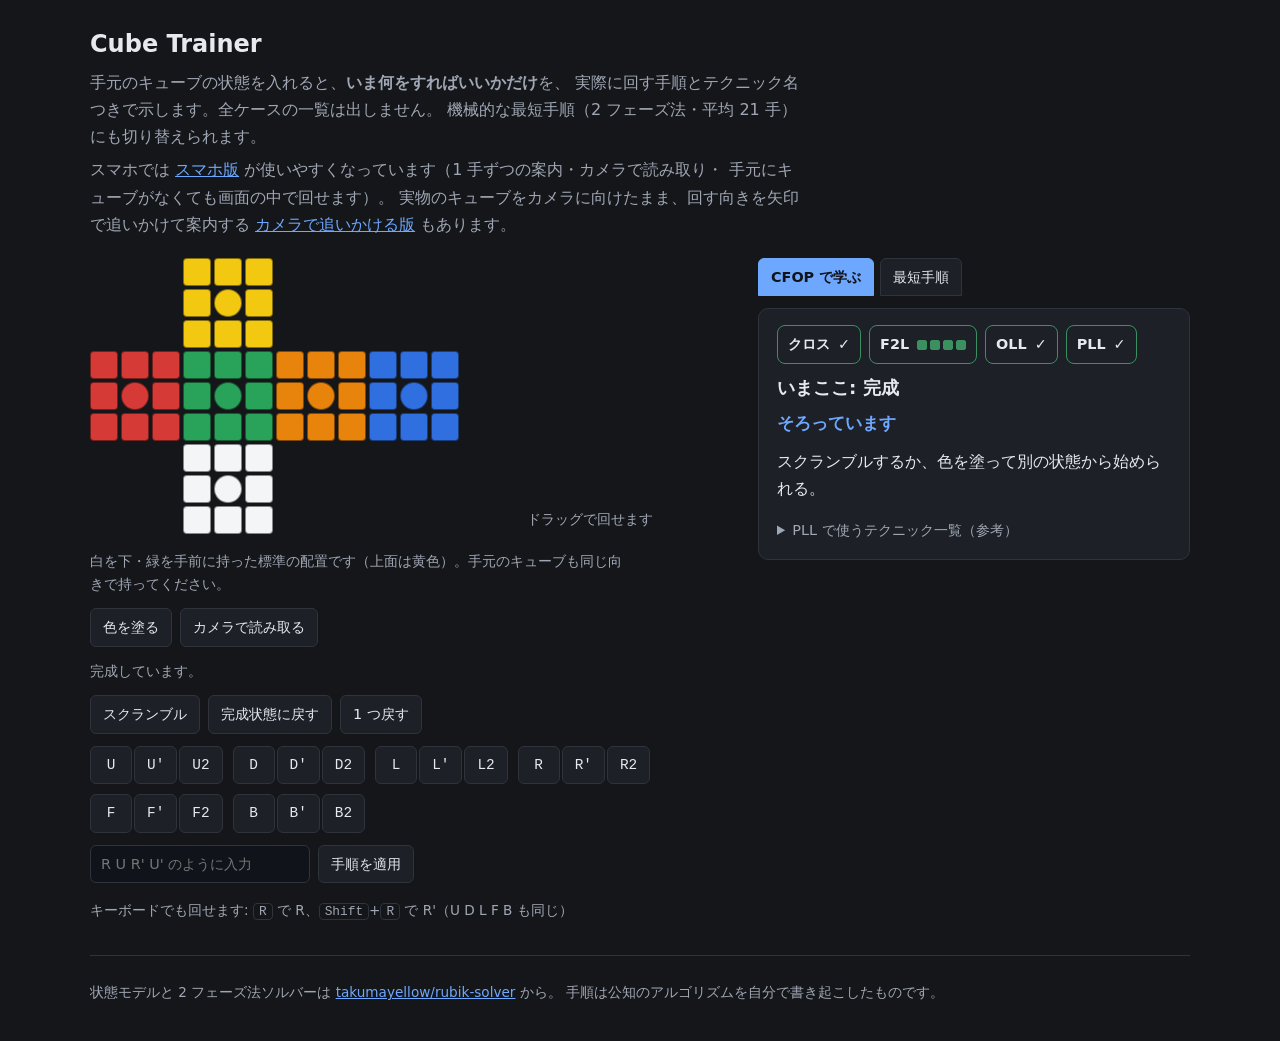
<file: index.html>
<!DOCTYPE html>
<html lang="ja">
<head>
<meta charset="UTF-8">
<meta name="viewport" content="width=device-width, initial-scale=1.0">
<title>Cube Trainer — 今どのフェーズで、次に何をするか</title>
<link rel="stylesheet" href="css/style.css">
</head>
<body>

<header>
  <h1>Cube Trainer</h1>
  <p class="lead">
    手元のキューブの状態を入れると、<strong>いま何をすればいいかだけ</strong>を、
    実際に回す手順とテクニック名つきで示します。全ケースの一覧は出しません。
    機械的な最短手順（2 フェーズ法・平均 21 手）にも切り替えられます。
  </p>
  <p class="lead lead-more">
    スマホでは <a href="app.html">スマホ版</a> が使いやすくなっています（1 手ずつの案内・カメラで読み取り・
    手元にキューブがなくても画面の中で回せます）。
    実物のキューブをカメラに向けたまま、回す向きを矢印で追いかけて案内する
    <a href="live.html">カメラで追いかける版</a> もあります。
  </p>
</header>

<main>
  <section class="col-cube">
    <div class="views">
      <div id="net" class="net"></div>
      <div class="view3d-wrap">
        <div id="view3d"></div>
        <p class="hint">ドラッグで回せます</p>
      </div>
    </div>
    <p class="hint">白を下・緑を手前に持った標準の配置です（上面は黄色）。手元のキューブも同じ向きで持ってください。</p>

    <div class="row" id="paint-row">
      <button id="edit-toggle" class="toggle">色を塗る</button>
      <button id="camera-toggle" class="toggle">カメラで読み取る</button>
      <div id="palette" class="palette" hidden></div>
    </div>
    <p id="paint-hint" class="hint" hidden>塗りたい色を選んでから、展開図のマスをクリックしてください。中心の色は面の基準なので変更できません。</p>

    <section id="camera" class="camera" hidden></section>
    <p id="scan-note" class="hint" hidden></p>

    <p id="status" class="status"></p>

    <div class="row">
      <button id="scramble">スクランブル</button>
      <button id="reset">完成状態に戻す</button>
      <button id="undo">1 つ戻す</button>
    </div>

    <div id="moves" class="moves"></div>

    <div class="row">
      <input id="seq" type="text" placeholder="R U R' U' のように入力" autocomplete="off">
      <button id="apply-seq">手順を適用</button>
    </div>
    <p id="seq-error" class="error" hidden></p>
    <p class="hint kbd-hint">キーボードでも回せます: <kbd>R</kbd> で R、<kbd>Shift</kbd>+<kbd>R</kbd> で R'（U D L F B も同じ）</p>
  </section>

  <section class="col-panel">
    <div class="tabs">
      <button id="tab-cfop" class="tab active">CFOP で学ぶ</button>
      <button id="tab-shortest" class="tab">最短手順</button>
    </div>
    <div id="panel" class="panel"></div>
  </section>
</main>

<footer>
  <p>
    状態モデルと 2 フェーズ法ソルバーは
    <a href="https://github.com/takumayellow/rubik-solver">takumayellow/rubik-solver</a> から。
    手順は公知のアルゴリズムを自分で書き起こしたものです。
  </p>
</footer>

<script src="js/cube.js"></script>
<script src="js/cubie.js"></script>
<script src="js/two-phase.js"></script>
<script src="js/cfop.js"></script>
<script src="js/search.js"></script>
<script src="js/algs.js"></script>
<script src="js/step.js"></script>
<script src="js/glossary.js"></script>
<script src="js/net.js"></script>
<script src="js/cube3d.js"></script>
<script src="js/resolve.js"></script>
<script src="js/scan.js"></script>
<script src="js/camera.js"></script>
<script src="js/move-words.js"></script>
<script src="js/app.js"></script>
</body>
</html>
</file>
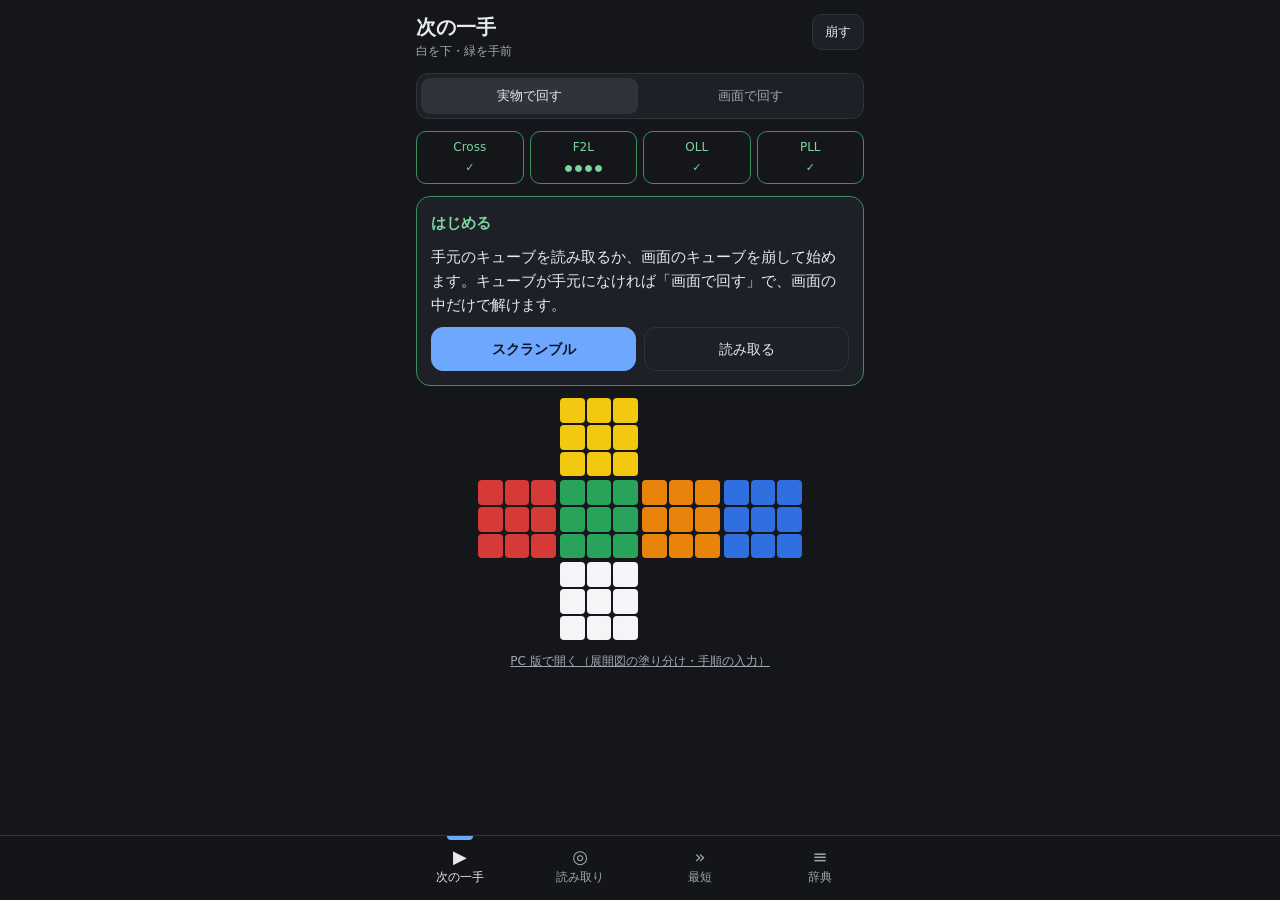
<file: app.html>
<!DOCTYPE html>
<html lang="ja">
<head>
<meta charset="UTF-8">
<meta name="viewport" content="width=device-width, initial-scale=1.0, viewport-fit=cover">
<meta name="theme-color" content="#14161a">
<title>Cube Trainer — 1 手ずつ案内（スマホ版）</title>
<link rel="stylesheet" href="css/app.css">
</head>
<body>
<div class="app">
  <main id="screen" class="screen"></main>
</div>

<footer class="tabbar">
  <nav aria-label="画面の切り替え">
    <button type="button" data-tab="coach" id="tab-coach"><span class="ico" aria-hidden="true">▶</span>次の一手</button>
    <button type="button" data-tab="scan" id="tab-scan"><span class="ico" aria-hidden="true">◎</span>読み取り</button>
    <button type="button" data-tab="short" id="tab-short"><span class="ico" aria-hidden="true">»</span>最短</button>
    <button type="button" data-tab="gloss" id="tab-gloss"><span class="ico" aria-hidden="true">≡</span>辞典</button>
  </nav>
</footer>

<script src="js/cube.js"></script>
<script src="js/cubie.js"></script>
<script src="js/two-phase.js"></script>
<script src="js/cfop.js"></script>
<script src="js/search.js"></script>
<script src="js/algs.js"></script>
<script src="js/step.js"></script>
<script src="js/glossary.js"></script>
<script src="js/net.js"></script>
<script src="js/cube3d.js"></script>
<script src="js/resolve.js"></script>
<script src="js/scan.js"></script>
<script src="js/camera.js"></script>
<script src="js/move-words.js"></script>
<script src="js/mobile/store.js"></script>
<script src="js/mobile/ui.js"></script>
<script src="js/mobile/coach.js"></script>
<script src="js/mobile/scanner.js"></script>
<script src="js/mobile/shortest.js"></script>
<script src="js/mobile/dictionary.js"></script>
<script src="js/mobile/main.js"></script>
</body>
</html>
</file>
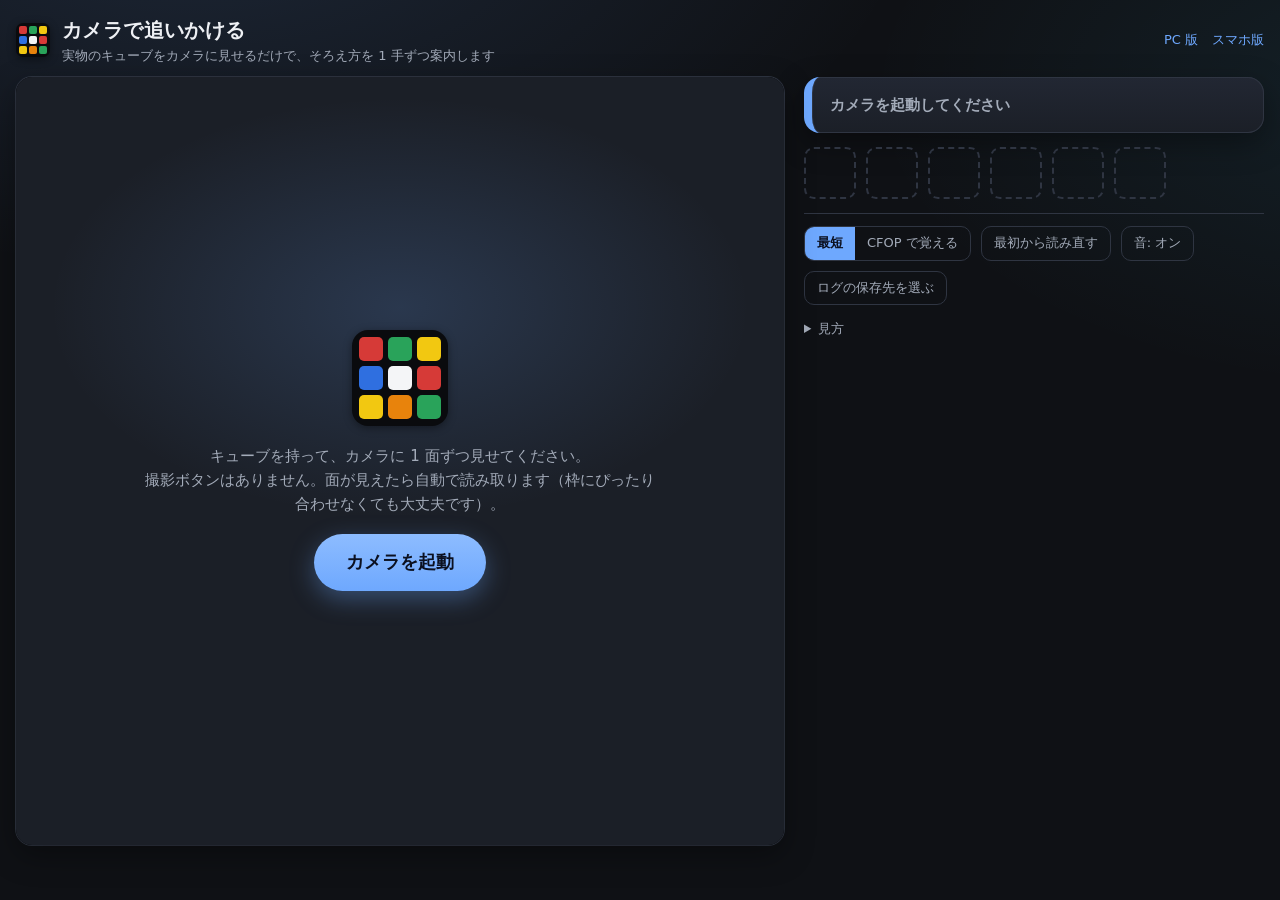
<file: live.html>
<!DOCTYPE html>
<html lang="ja">
<head>
<meta charset="UTF-8">
<meta name="viewport" content="width=device-width, initial-scale=1.0, viewport-fit=cover">
<meta name="theme-color" content="#14161a">
<title>Cube Trainer — カメラで追いかける</title>
<link rel="stylesheet" href="css/live.css">
</head>
<body>
<header class="top">
  <div class="brand">
    <span class="logo" aria-hidden="true"><i></i><i></i><i></i><i></i><i></i><i></i><i></i><i></i><i></i></span>
    <div>
      <h1>カメラで追いかける</h1>
      <p class="sub">実物のキューブをカメラに見せるだけで、そろえ方を 1 手ずつ案内します</p>
    </div>
  </div>
  <nav class="links" aria-label="ほかのページ">
    <a href="index.html">PC 版</a>
    <a href="app.html">スマホ版</a>
  </nav>
</header>

<main class="live">
  <section class="stage" id="stage">
    <video id="video" playsinline muted autoplay></video>
    <canvas id="overlay" width="720" height="720" aria-hidden="true"></canvas>
    <div class="start" id="start">
      <span class="logo big" aria-hidden="true"><i></i><i></i><i></i><i></i><i></i><i></i><i></i><i></i><i></i></span>
      <p>キューブを持って、カメラに 1 面ずつ見せてください。<br>撮影ボタンはありません。面が見えたら自動で読み取ります（枠にぴったり合わせなくても大丈夫です）。</p>
      <button type="button" id="open">カメラを起動</button>
      <p class="err" id="err" hidden></p>
    </div>
  </section>

  <section class="panel">
    <div class="status">
      <p class="note" id="note" data-kind="start">カメラを起動してください</p>
      <p class="say" id="say"></p>
    </div>
    <div class="progress">
      <span id="left"></span>
      <div class="bar" id="bar" hidden aria-hidden="true"><i id="bar-fill"></i></div>
    </div>
    <section class="learn" id="learn" hidden aria-label="CFOP の手順と回転記号">
      <ol class="stages" id="stages"></ol>
      <p class="stage-does" id="stage-does"></p>
      <div class="job">
        <h2 id="job-title"></h2>
        <p id="job-goal"></p>
        <p class="dim" id="job-why"></p>
        <p class="tech" id="job-name" hidden></p>
      </div>
      <ol class="seq" id="seq" aria-label="この段階の手順（回転記号）"></ol>
      <p class="dim" id="trig" hidden></p>
      <div class="now-move" id="now-move" hidden>
        <span class="big" id="mv-notation"></span>
        <div>
          <p id="mv-face"></p>
          <p id="mv-turn"></p>
          <p class="dim" id="mv-words"></p>
        </div>
      </div>
      <details class="help">
        <summary>回転記号の読み方</summary>
        <p id="rule"></p>
        <p id="grip"></p>
      </details>
    </section>
    <section class="learn recap" id="recap" hidden aria-label="今日やったこと">
      <h2>今日やったこと</h2>
      <p id="recap-turns"></p>
      <p id="recap-stages"></p>
      <p class="dim" id="recap-moves"></p>
    </section>
    <ol class="chips" id="chips" aria-label="読み取った面（タップで撮り直し）"></ol>
    <button type="button" id="force" class="ghost" hidden>違う面です。読み取ってください</button>
    <div class="meta">
      <div class="mode" role="group" aria-label="進め方">
        <button type="button" data-mode="shortest" aria-pressed="true">最短</button>
        <button type="button" data-mode="steps" aria-pressed="false">CFOP で覚える</button>
      </div>
      <button type="button" id="again" class="ghost">最初から読み直す</button>
      <button type="button" id="sound" class="ghost" aria-pressed="true">音: オン</button>
      <button type="button" id="log" class="ghost" aria-pressed="false">ログの保存先を選ぶ</button>
    </div>
    <details class="help">
      <summary>見方</summary>
      <ul>
        <li><span class="sw layer"></span>黄色の矢印: 黄色く塗られた列（1 列だけのことも、面全体のこともあります）を矢印の向きに回す。太い矢印はカメラに向いた側の動き、点線で回り込む細い矢印はその裏側の動きです。矢じりが 2 つで「180°」の札が付いていたら半回転。迷ったら文字の案内（あなたから見た向き）に従ってください。</li>
        <li><span class="sw whole"></span>水色の矢印: 面全体が水色に塗られたら、キューブ全体を矢印の向きに回して別の面をカメラに向ける。「180°」の札なら上下をひっくり返す。</li>
        <li>「最短」は矢印だけで最短手順を案内します。「CFOP で覚える」は、矢印に加えて回転記号と CFOP の段階の説明を出し、解きながら覚えられるようにします。</li>
        <li>回せたら映像の縁が緑に、予定と違う手なら赤に光ります（音も鳴ります）。</li>
        <li>違う手を回しても大丈夫です。まずその手を戻すよう案内し、ずれが大きいときはそこからの最短手順に切り替えます。</li>
        <li>キューブが 1 分映らないと、次の人のために最初に戻ります。</li>
        <li>「ログの保存先を選ぶ」でフォルダを選ぶと、カメラが読んだ内容と案内の記録をそこへ <code>live-日付.jsonl</code> として書き足します（映像そのものは残しません）。選ぶまではこのブラウザの中に取っておき、選んだときにまとめて書きます。</li>
      </ul>
    </details>
  </section>
</main>

<script src="js/cube.js"></script>
<script src="js/cubie.js"></script>
<script src="js/two-phase.js"></script>
<script src="js/cfop.js"></script>
<script src="js/search.js"></script>
<script src="js/algs.js"></script>
<script src="js/step.js"></script>
<script src="js/resolve.js"></script>
<script src="js/scan.js"></script>
<script src="js/camera.js"></script>
<script src="js/move-words.js"></script>
<script src="js/track.js"></script>
<script src="js/live/view.js"></script>
<script src="js/live/overlay.js"></script>
<script src="js/live/reader.js"></script>
<script src="js/live/policy.js"></script>
<script src="js/live/learn.js"></script>
<script src="js/live/trace.js"></script>
<script src="js/live/main.js"></script>
</body>
</html>
</file>
<file: css/style.css>
:root {
  --s: 28px;              /* sticker size */
  --gap: 3px;
  --bg: #14161a;
  --card: #1d2026;
  --line: #2e333c;
  --fg: #e7e9ee;
  --dim: #a0a7b4;
  --accent: #6ea8fe;
  --c-W: #f4f5f7;
  --c-Y: #f2c811;
  --c-G: #29a35a;
  --c-B: #2f6fe0;
  --c-O: #e8830c;
  --c-R: #d63a37;
}

* { box-sizing: border-box; }

body {
  margin: 0;
  padding: 24px;
  background: var(--bg);
  color: var(--fg);
  font-family: "Hiragino Kaku Gothic ProN", "Yu Gothic", Meiryo, system-ui, sans-serif;
  line-height: 1.7;
}

h1 { font-size: 1.5rem; margin: 0 0 4px; }
h2 { font-size: 1.15rem; margin: 20px 0 6px; }
h3 { font-size: 1rem; margin: 18px 0 6px; color: var(--dim); }

header { max-width: 1100px; margin: 0 auto 20px; }
.lead { margin: 0; color: var(--dim); max-width: 70ch; }
.lead-more { margin-top: 6px; }
.move-words .move { margin-right: 4px; }

main {
  max-width: 1100px;
  margin: 0 auto;
  display: grid;
  /* Both tracks are bounded on purpose. minmax(0, …) stops a wide table inside
     the panel from pushing the column off the page, and the cap on the left
     column makes the 18 move buttons wrap rather than eat the panel's width —
     between them, that is what stopped the text running off the edge. */
  grid-template-columns: minmax(0, 640px) minmax(340px, 1fr);
  gap: 28px;
  align-items: start;
}
.col-cube, .col-panel { min-width: 0; }

footer {
  max-width: 1100px;
  margin: 32px auto 0;
  color: var(--dim);
  font-size: 0.85rem;
  border-top: 1px solid var(--line);
  padding-top: 12px;
}
footer a, .lead a { color: var(--accent); }

/* ── the unfolded cube ───────────────────────────────────────────────────── */

.net {
  display: grid;
  grid-template-columns: repeat(12, var(--s));
  grid-template-rows: repeat(9, var(--s));
  gap: var(--gap);
  width: max-content;
}

.sticker {
  border-radius: 4px;
  background: #333;
  border: 1px solid rgba(0, 0, 0, 0.45);
}

.c-W { background: var(--c-W); }
.c-Y { background: var(--c-Y); }
.c-G { background: var(--c-G); }
.c-B { background: var(--c-B); }
.c-O { background: var(--c-O); }
.c-R { background: var(--c-R); }

.net .centre { border-radius: 50%; }
.net .hl {
  outline: 3px solid #fff;
  outline-offset: -1px;
  box-shadow: 0 0 0 3px rgba(110, 168, 254, 0.9);
  z-index: 1;
}
.net.paintable .sticker:not(.centre) { cursor: pointer; }

/* ── the same cube, stood up ─────────────────────────────────────────────── */

.views { display: flex; gap: 20px; align-items: flex-start; flex-wrap: wrap; }
.view3d-wrap { display: grid; gap: 4px; justify-items: center; }

.cube3d {
  perspective: 900px;
  touch-action: none;                /* dragging turns the cube, not the page */
  cursor: grab;
  padding: 36px 26px;                /* a turned cube reaches past its own box */
}
.cube3d.dragging { cursor: grabbing; }

.cube3d .scene {
  width: var(--cube-size);
  height: var(--cube-size);
  perspective: 900px;
}
.cube3d .cube-body {
  position: relative;
  width: 100%;
  height: 100%;
  transform-style: preserve-3d;
  transition: transform 120ms ease-out;
}
.cube3d.dragging .cube-body { transition: none; }

.cube3d .cube-face {
  position: absolute;
  inset: 0;
  display: grid;
  grid-template-columns: repeat(3, 1fr);
  grid-template-rows: repeat(3, 1fr);
  gap: 2px;
  padding: 2px;
  background: #0d0f13;
  border-radius: 4px;
  backface-visibility: hidden;
}
.cube3d .sticker { border: none; border-radius: 3px; }
.cube3d .sticker.hl { outline: 2px solid #fff; outline-offset: -2px; box-shadow: none; }

/* ── controls ────────────────────────────────────────────────────────────── */

.col-cube { display: grid; gap: 12px; justify-items: start; }

.row { display: flex; gap: 8px; align-items: center; flex-wrap: wrap; }

button {
  background: var(--card);
  color: var(--fg);
  border: 1px solid var(--line);
  border-radius: 6px;
  padding: 6px 12px;
  font: inherit;
  font-size: 0.9rem;
  cursor: pointer;
}
button:hover:not(:disabled) { border-color: var(--accent); }
button:disabled { opacity: 0.4; cursor: default; }
button.primary { background: var(--accent); color: #10131a; border-color: var(--accent); font-weight: 700; }
button.toggle.on { border-color: var(--accent); color: var(--accent); }

.palette { display: flex; gap: 6px; }
/* display: … would otherwise beat the hidden attribute and show these anyway */
.palette[hidden], .camera[hidden] { display: none; }
.swatch {
  width: 30px; height: 30px; padding: 0;
  border-radius: 6px;
  border: 2px solid transparent;
}
.swatch.picked { border-color: #fff; box-shadow: 0 0 0 2px var(--accent); }

.moves { display: flex; gap: 10px; flex-wrap: wrap; }
.move-group { display: flex; gap: 2px; }
.move-btn { min-width: 42px; font-family: ui-monospace, SFMono-Regular, Menlo, monospace; }

input[type=text] {
  background: #10131a;
  color: var(--fg);
  border: 1px solid var(--line);
  border-radius: 6px;
  padding: 6px 10px;
  font: inherit;
  font-size: 0.9rem;
  min-width: 220px;
}

.status { margin: 0; font-size: 0.9rem; }
.status.ok { color: var(--dim); }
.status.ng { color: #ff8f8f; }
.hint, .note { margin: 4px 0 0; color: var(--dim); font-size: 0.85rem; max-width: 62ch; }
.error { color: #ff8f8f; font-size: 0.9rem; margin: 4px 0 0; }
kbd {
  padding: 0 5px;
  border: 1px solid var(--line);
  border-radius: 4px;
  font-family: ui-monospace, SFMono-Regular, Menlo, monospace;
  font-size: 0.8rem;
}
/* Only a device with a keyboard can use the keys. */
@media (hover: none) and (pointer: coarse) { .kbd-hint { display: none; } }

/* ── reading the cube with the camera ────────────────────────────────────── */

.camera {
  background: var(--card);
  border: 1px solid var(--line);
  border-radius: 10px;
  padding: 12px 14px;
  display: grid;
  gap: 8px;
  justify-items: start;
  width: min(100%, 420px);
}
.cam-title { margin: 0; font-weight: 700; }
.camera .hint { margin: 0; }
.cam-progress { margin: 0; color: var(--dim); font-size: 0.85rem; }

/* Square box + object-fit: cover, so what is on screen is exactly the centred
   square of the frame — the same square the colours are read from. */
.cam-stage {
  position: relative;
  width: min(100%, 420px);
  aspect-ratio: 1 / 1;
  background: #000;
  border-radius: 8px;
  overflow: hidden;
}
.cam-stage video { width: 100%; height: 100%; object-fit: cover; display: block; }
.cam-stage.off { display: none; }

.cam-guide {
  position: absolute;
  left: 50%;
  top: 50%;
  transform: translate(-50%, -50%);
  display: grid;
  grid-template-columns: repeat(3, 1fr);
  grid-template-rows: repeat(3, 1fr);
  pointer-events: none;
}
.cam-cell { border: 1px solid rgba(255, 255, 255, 0.85); display: grid; place-items: center; }
/* What would be read right now: a dot of the sampled colour in each cell. */
.cam-dot { width: 22%; aspect-ratio: 1 / 1; border-radius: 50%; border: 2px solid rgba(0, 0, 0, 0.6); }
.cam-dot:not([style]) { display: none; }
/* A camera facing the user is shown as a mirror; the guide is symmetric. */
.cam-stage.mirror video, .cam.mirror video { transform: scaleX(-1); }

/* ── the panel ───────────────────────────────────────────────────────────── */

.tabs { display: flex; gap: 6px; margin-bottom: 12px; }
.tab { border-radius: 6px 6px 0 0; }
.tab.active { background: var(--accent); color: #10131a; border-color: var(--accent); font-weight: 700; }

.panel {
  background: var(--card);
  border: 1px solid var(--line);
  border-radius: 10px;
  padding: 16px 18px;
  overflow-wrap: anywhere;
}
.panel h2 { margin-top: 8px; }
.advice { margin: 6px 0 0; max-width: 64ch; }

/* the one line that says what this step is for */
.goal {
  margin: 2px 0 10px;
  font-size: 1.05rem;
  font-weight: 700;
  color: var(--accent);
}

.technique {
  margin-top: 14px;
  border: 1px solid var(--line);
  border-left: 3px solid var(--accent);
  border-radius: 8px;
  padding: 8px 12px;
  background: rgba(110, 168, 254, 0.07);
}
.technique-head { display: flex; gap: 8px; align-items: baseline; flex-wrap: wrap; }
.technique .advice { margin-top: 2px; font-size: 0.92rem; }

details { margin-top: 16px; }
summary { cursor: pointer; color: var(--dim); font-size: 0.9rem; }

.progress { display: flex; gap: 8px; flex-wrap: wrap; }
.stage {
  border: 1px solid var(--line);
  border-radius: 8px;
  padding: 6px 10px;
  display: flex;
  align-items: center;
  gap: 8px;
  font-size: 0.9rem;
  color: var(--dim);
}
.stage.done { color: var(--fg); border-color: #3c8f5f; }
.stage.current { border-color: var(--accent); color: var(--fg); box-shadow: 0 0 0 1px var(--accent); }
.stage-name { font-weight: 700; }
.slot-dots { display: flex; gap: 3px; }
.dot {
  width: 10px; height: 10px;
  border-radius: 2px;
  border: 1px solid var(--dim);
}
.dot.filled { background: #3c8f5f; border-color: #3c8f5f; }

table.grid {
  width: 100%;
  table-layout: fixed;          /* a 14-move algorithm wraps instead of widening */
  border-collapse: collapse;
  font-size: 0.87rem;
  margin-top: 4px;
}
table.grid th, table.grid td {
  border: 1px solid var(--line);
  padding: 6px 8px;
  text-align: left;
  vertical-align: top;
  overflow-wrap: anywhere;
}
table.grid th { color: var(--dim); font-weight: 600; }
table.grid tr.target td { background: rgba(110, 168, 254, 0.12); }
table.grid tr.muted td { color: var(--dim); }
td.alg { font-family: ui-monospace, SFMono-Regular, Menlo, monospace; }
.jp { color: var(--dim); font-size: 0.8rem; }

.alg-list { display: flex; flex-wrap: wrap; gap: 4px; margin: 8px 0; }
.move {
  font-family: ui-monospace, SFMono-Regular, Menlo, monospace;
  border: 1px solid var(--line);
  border-radius: 5px;
  padding: 2px 7px;
  font-size: 0.9rem;
}
.move.past { color: var(--dim); opacity: 0.5; }
.move.next { border-color: var(--accent); color: #10131a; background: var(--accent); font-weight: 700; }

@media (max-width: 900px) {
  :root { --s: 22px; }
  main { grid-template-columns: 1fr; }
}
</file>
<file: css/app.css>
/* Cube Trainer — phone app. One column, thumb-sized controls, tab bar at the bottom. */

:root {
  --bg: #14161a;
  --card: #1d2026;
  --line: #2e333c;
  --fg: #e7e9ee;
  --dim: #a0a7b4;
  --accent: #6ea8fe;
  --done: #3c8f5f;
  --done-fg: #7fd3a0;
  --flag: #ff6b6b;
  --c-W: #f4f5f7;
  --c-Y: #f2c811;
  --c-G: #29a35a;
  --c-B: #2f6fe0;
  --c-O: #e8830c;
  --c-R: #d63a37;
  --mono: ui-monospace, "SF Mono", Menlo, Consolas, monospace;
  --tabbar: 64px;
  color-scheme: dark;
}

* { box-sizing: border-box; }

html { -webkit-text-size-adjust: 100%; }

body {
  margin: 0;
  background: var(--bg);
  color: var(--fg);
  font-family: "Hiragino Kaku Gothic ProN", "Hiragino Sans", "Yu Gothic", "Noto Sans JP", system-ui, sans-serif;
  font-size: 15px;
  line-height: 1.6;
  -webkit-tap-highlight-color: transparent;
}

.app { max-width: 480px; margin: 0 auto; }

.screen {
  display: grid;
  gap: 12px;
  padding: calc(14px + env(safe-area-inset-top, 0px)) 16px
           calc(var(--tabbar) + 24px + env(safe-area-inset-bottom, 0px));
}

p { margin: 0; }
.note { color: var(--dim); font-size: 12px; }
.center { text-align: center; }
.error { color: var(--flag); font-size: 13px; }

/* ── header ─────────────────────────────────────────────────────────────── */

.head { display: flex; align-items: flex-start; justify-content: space-between; gap: 12px; }
.head h1 { margin: 0; font-size: 20px; line-height: 1.3; }
.head p { color: var(--dim); font-size: 12px; margin-top: 2px; }
.head-actions { display: flex; gap: 6px; flex-shrink: 0; }

/* ── buttons ────────────────────────────────────────────────────────────── */

.btn {
  appearance: none;
  min-height: 44px;
  padding: 10px 14px;
  border-radius: 12px;
  border: 1px solid var(--line);
  background: var(--card);
  color: var(--fg);
  font: inherit;
  font-size: 14px;
  cursor: pointer;
  touch-action: manipulation;
}
.btn:active:not(:disabled) { filter: brightness(1.2); }
.btn:disabled { opacity: .4; cursor: default; }
.btn.primary { background: var(--accent); border-color: var(--accent); color: #0d1320; font-weight: 700; }
.btn.small { min-height: 36px; padding: 6px 12px; font-size: 13px; border-radius: 10px; }
.btn.ghost { background: transparent; border-style: dashed; color: var(--accent); }
.btn.link { background: none; border: none; color: var(--accent); padding: 6px 0; min-height: 0; }

.btns { display: grid; grid-template-columns: 1fr 1fr; gap: 8px; }
.btns.three { grid-template-columns: 1fr 1.3fr 1fr; }
.btns.stack { grid-template-columns: 1fr; }

.btn:focus-visible, .seg button:focus-visible, .tabbar button:focus-visible,
.bigmove:focus-visible, .chip:focus-visible, .entry-head:focus-visible {
  outline: 2px solid var(--accent);
  outline-offset: 2px;
}

/* ── segmented controls ─────────────────────────────────────────────────── */

.seg {
  display: grid;
  grid-auto-flow: column;
  grid-auto-columns: 1fr;
  gap: 4px;
  padding: 4px;
  border-radius: 12px;
  background: var(--card);
  border: 1px solid var(--line);
}
.seg button {
  appearance: none;
  border: none;
  border-radius: 9px;
  background: transparent;
  color: var(--dim);
  font: inherit;
  font-size: 13px;
  min-height: 36px;
  cursor: pointer;
  display: grid;
  place-items: center;
  line-height: 1.2;
}
.seg button.on { background: var(--line); color: var(--fg); }
.seg.levels button { padding: 4px 0; }
.seg.levels b { font-family: var(--mono); font-size: 11px; color: var(--accent); }
.seg.levels span { font-size: 12px; }

/* ── cards ──────────────────────────────────────────────────────────────── */

.card {
  background: var(--card);
  border: 1px solid var(--line);
  border-radius: 14px;
  padding: 14px;
  display: grid;
  gap: 10px;
}
.card-title { font-weight: 700; }
.card-label { display: block; font-size: 11px; color: var(--dim); letter-spacing: .04em; }
.card.done { border-color: var(--done); }
.card.done .card-title { color: var(--done-fg); }

.kv { display: grid; grid-template-columns: auto 1fr; gap: 6px 12px; margin: 0; font-size: 14px; }
.kv dt { color: var(--dim); font-size: 12px; padding-top: 2px; }
.kv dd { margin: 0; }

.tech { grid-template-columns: 1fr auto; align-items: center; }
.tech strong { display: block; font-size: 16px; }
.tech .jp { color: var(--dim); font-size: 12px; }

/* ── phase progress ─────────────────────────────────────────────────────── */

.phases { display: grid; grid-template-columns: repeat(4, 1fr); gap: 6px; }
.phase {
  border: 1px solid var(--line);
  border-radius: 10px;
  padding: 6px 4px;
  display: grid;
  justify-items: center;
  gap: 2px;
  font-size: 12px;
  color: var(--dim);
}
.phase .mark { font-size: 11px; }
.phase.done { border-color: var(--done); color: var(--done-fg); }
.phase.current { border-color: var(--accent); color: var(--fg); background: rgba(110, 168, 254, .1); }
.dots { display: flex; gap: 3px; height: 14px; align-items: center; }
.dots i { width: 7px; height: 7px; border-radius: 50%; border: 1px solid currentColor; }
.dots i.filled { background: var(--done-fg); border-color: var(--done-fg); }

.phase-label { color: var(--dim); font-size: 12px; }
.goal { color: var(--accent); font-size: 19px; font-weight: 700; line-height: 1.4; margin-top: -8px; }
.goal.center { margin-top: 0; }

/* ── the net ────────────────────────────────────────────────────────────── */

.fnet {
  --f: min(var(--f-max, 78px), calc((100vw - 44px) / 4));
  display: grid;
  grid-template-columns: repeat(4, var(--f));
  grid-template-rows: repeat(3, var(--f));
  gap: 4px;
  justify-content: center;
}
@media (min-width: 480px) {
  .fnet { --f: min(var(--f-max, 78px), calc((480px - 44px) / 4)); }
}
.fface { display: grid; grid-template-columns: repeat(3, 1fr); gap: 2px; }
.st { border-radius: 4px; background: #333; transition: opacity .15s; }
.st.hl { box-shadow: 0 0 0 2px #fff, 0 0 0 4px rgba(110, 168, 254, .9); position: relative; z-index: 1; }
.fnet.dimmed .st:not(.hl) { opacity: .45; }
.st.flag { box-shadow: 0 0 0 2px var(--bg), 0 0 0 4px var(--flag); position: relative; z-index: 1; }
.st.sel { box-shadow: 0 0 0 2px var(--bg), 0 0 0 4px var(--accent); position: relative; z-index: 2; }
.fnet.tappable .st { cursor: pointer; }

.c-W { background: var(--c-W); }
.c-Y { background: var(--c-Y); }
.c-G { background: var(--c-G); }
.c-B { background: var(--c-B); }
.c-O { background: var(--c-O); }
.c-R { background: var(--c-R); }

/* ── the 3D cube (same rules as the PC screen) ──────────────────────────── */

.sim-wrap { display: grid; justify-items: center; gap: 0; }
.sim-wrap .note { margin-top: 6px; }
.cube3d {
  perspective: 900px;
  touch-action: none;
  cursor: grab;
  padding: 34px 30px 52px;           /* a turned cube reaches past its own box */
}
.cube3d.dragging { cursor: grabbing; }
.cube3d .scene { width: var(--cube-size); height: var(--cube-size); perspective: 900px; }
.cube3d .cube-body {
  position: relative;
  width: 100%;
  height: 100%;
  transform-style: preserve-3d;
  transition: transform 120ms ease-out;
}
.cube3d.dragging .cube-body { transition: none; }
.cube3d .cube-face {
  position: absolute;
  inset: 0;
  display: grid;
  grid-template-columns: repeat(3, 1fr);
  grid-template-rows: repeat(3, 1fr);
  gap: 2px;
  padding: 2px;
  background: #0d0f13;
  border-radius: 4px;
  backface-visibility: hidden;
}
.cube3d .sticker { border-radius: 3px; background: #333; }
.cube3d .sticker.c-W { background: var(--c-W); }
.cube3d .sticker.c-Y { background: var(--c-Y); }
.cube3d .sticker.c-G { background: var(--c-G); }
.cube3d .sticker.c-B { background: var(--c-B); }
.cube3d .sticker.c-O { background: var(--c-O); }
.cube3d .sticker.c-R { background: var(--c-R); }
.cube3d .sticker.hl { outline: 2px solid #fff; outline-offset: -2px; }

/* ── move pad ───────────────────────────────────────────────────────────── */

.pad { display: grid; grid-template-columns: repeat(6, 1fr); gap: 6px; }
.pad .btn {
  min-height: 44px;
  padding: 0;
  font-family: var(--mono);
  font-size: 15px;
  border-radius: 10px;
}
.pad .btn.next { border-color: var(--accent); color: var(--accent); box-shadow: 0 0 0 1px var(--accent) inset; }

/* ── one move, big ──────────────────────────────────────────────────────── */

.step { display: grid; gap: 10px; }
.bigmove {
  appearance: none;
  display: grid;
  grid-template-columns: auto 1fr;
  align-items: center;
  gap: 14px;
  width: 100%;
  padding: 12px;
  border-radius: 14px;
  border: 1px solid var(--line);
  background: var(--bg);
  color: var(--fg);
  font: inherit;
  text-align: left;
  cursor: pointer;
  touch-action: manipulation;
}
.bigmove:disabled { cursor: default; }
.bigbox {
  width: 96px;
  height: 96px;
  border-radius: 14px;
  background: var(--accent);
  color: #0d1320;
  display: grid;
  place-items: center;
  font-family: var(--mono);
  font-size: 52px;
  font-weight: 700;
  line-height: 1;
}
.bigbox.done { background: var(--done); color: #fff; }
.bigtext { display: grid; gap: 2px; }
.bigtext .count { font-size: 12px; color: var(--dim); }
.bigtext .desc { font-size: 16px; font-weight: 700; }

.chips { display: flex; flex-wrap: wrap; gap: 6px; }
.chip {
  font-family: var(--mono);
  font-size: 13px;
  padding: 3px 9px;
  border-radius: 8px;
  border: 1px solid var(--line);
  background: transparent;
  color: var(--fg);
  min-height: 30px;
  display: inline-grid;
  place-items: center;
}
button.chip { cursor: pointer; }
.chip.past { color: var(--dim); opacity: .55; }
.scramble .chip { font-size: 12px; padding: 1px 7px; min-height: 26px; }
.chip.now { background: var(--accent); border-color: var(--accent); color: #0d1320; font-weight: 700; }

.finished {
  display: flex;
  align-items: center;
  justify-content: space-between;
  gap: 8px;
  color: var(--done-fg);
  font-weight: 700;
}

.progress { height: 6px; border-radius: 3px; background: var(--line); overflow: hidden; }
.progress i { display: block; height: 100%; background: var(--accent); transition: width .2s; }

.foot-link { color: var(--dim); font-size: 12px; text-align: center; }

/* ── scanner ────────────────────────────────────────────────────────────── */

.face-chips { display: grid; grid-template-columns: repeat(6, 1fr); gap: 6px; }
.face-chip {
  appearance: none;
  display: flex;
  align-items: center;
  justify-content: center;
  gap: 4px;
  min-height: 32px;
  border-radius: 8px;
  border: 1px solid var(--line);
  background: transparent;
  color: var(--dim);
  font: inherit;
  font-family: var(--mono);
  font-size: 12px;
}
.face-chip i { width: 10px; height: 10px; border-radius: 50%; }
.face-chip.done { border-color: var(--done); color: var(--done-fg); cursor: pointer; }
.face-chip.now { border-color: var(--accent); color: var(--fg); }

.cam {
  position: relative;
  width: 100%;
  aspect-ratio: 1 / 1;
  border-radius: 16px;
  overflow: hidden;
  background: #0b0c0f;
  border: 1px solid var(--line);
}
.cam video { position: absolute; inset: 0; width: 100%; height: 100%; object-fit: cover; }
.cam-guide {
  position: absolute;
  display: grid;
  grid-template-columns: repeat(3, 1fr);
  border: 2px solid rgba(255, 255, 255, .9);
  border-radius: 6px;
  box-shadow: 0 0 0 999px rgba(0, 0, 0, .35);
  pointer-events: none;
}
.cam-guide i { border: 1px solid rgba(255, 255, 255, .45); display: grid; place-items: center; }
.cam-guide i b { width: 22%; aspect-ratio: 1 / 1; border-radius: 50%; border: 2px solid rgba(0, 0, 0, .6); }
.cam.mirror video { transform: scaleX(-1); }
.st.fix { box-shadow: 0 0 0 2px var(--bg), 0 0 0 4px #f0a020; position: relative; z-index: 1; }
.cam-off { position: absolute; left: 0; right: 0; bottom: 10px; text-align: center; color: var(--dim); font-size: 12px; }
.cam-step { font-weight: 700; }
.cam-hold { color: var(--dim); font-size: 13px; margin-top: -8px; }

.shutter-row { display: grid; grid-template-columns: 1fr auto 1fr; align-items: center; gap: 12px; }
.shutter {
  width: 76px;
  height: 76px;
  border-radius: 50%;
  border: 4px solid var(--fg);
  background: var(--accent);
  box-shadow: 0 0 0 4px var(--bg) inset;
  cursor: pointer;
}
.shutter:disabled { background: var(--line); cursor: default; }

.palette { display: grid; grid-template-columns: repeat(6, 1fr); gap: 8px; }
.swatch {
  aspect-ratio: 1 / 1;
  min-height: 40px;
  border-radius: 10px;
  border: 2px solid var(--line);
  cursor: pointer;
}
.swatch:disabled { opacity: .35; cursor: default; }

/* ── dictionary ─────────────────────────────────────────────────────────── */

.dict { display: grid; gap: 8px; }
.entry { background: var(--card); border: 1px solid var(--line); border-radius: 14px; overflow: hidden; }
.entry.now { border-color: var(--accent); }
.entry-head {
  appearance: none;
  width: 100%;
  display: grid;
  grid-template-columns: auto 1fr auto auto;
  align-items: center;
  gap: 10px;
  padding: 12px 14px;
  border: none;
  background: transparent;
  color: var(--fg);
  font: inherit;
  text-align: left;
  cursor: pointer;
}
.entry-name { font-weight: 700; }
.entry-tag { font-size: 11px; color: var(--dim); }
.entry.now .entry-tag { color: var(--accent); }
.entry.used .entry-tag { color: var(--done-fg); }
.chev { color: var(--dim); font-family: var(--mono); }
.badge { font-family: var(--mono); font-size: 11px; padding: 1px 6px; border-radius: 6px; border: 1px solid var(--line); color: var(--dim); }
.entry-body { padding: 0 14px 14px; display: grid; gap: 8px; font-size: 14px; }
.entry-body .jp { color: var(--dim); font-size: 12px; }
.entry-body b { color: var(--dim); font-weight: 400; font-size: 12px; }
.alg {
  font-family: var(--mono);
  background: var(--bg);
  border: 1px solid var(--line);
  border-radius: 10px;
  padding: 8px 10px;
  word-break: break-word;
}

/* ── tab bar ────────────────────────────────────────────────────────────── */

.tabbar {
  position: fixed;
  left: 0;
  right: 0;
  bottom: 0;
  z-index: 10;
  background: rgba(20, 22, 26, .96);
  border-top: 1px solid var(--line);
  padding-bottom: env(safe-area-inset-bottom, 0px);
}
.tabbar nav { max-width: 480px; margin: 0 auto; display: grid; grid-template-columns: repeat(4, 1fr); }
.tabbar button {
  appearance: none;
  position: relative;
  height: var(--tabbar);
  border: none;
  background: none;
  color: var(--dim);
  font: inherit;
  font-size: 12px;
  cursor: pointer;
  display: grid;
  place-items: center;
  align-content: center;
  gap: 2px;
}
.tabbar button .ico { font-size: 18px; line-height: 1; }
.tabbar button.on { color: var(--fg); }
.tabbar button.on::before {
  content: "";
  position: absolute;
  top: 0;
  left: 50%;
  width: 26px;
  height: 4px;
  margin-left: -13px;
  border-radius: 0 0 4px 4px;
  background: var(--accent);
}

@media (prefers-reduced-motion: reduce) {
  * { transition: none !important; }
}

/* ── typed moves ────────────────────────────────────────────────────────── */

.controls { display: grid; gap: 8px; }
.cmd { display: grid; grid-template-columns: 1fr auto; gap: 8px; }
.cmd input {
  min-width: 0;
  min-height: 40px;
  padding: 6px 10px;
  border: 1px solid var(--line);
  border-radius: 10px;
  background: var(--card);
  color: var(--fg);
  font: 15px var(--mono);
}
/* Only a device with a keyboard can use the keys. */
@media (hover: none) and (pointer: coarse) { .kbd-hint { display: none; } }
</file>
<file: css/live.css>
:root {
  --bg: #0f1115;
  --bg-2: #171a21;
  --card: #1b1f27;
  --card-2: #222733;
  --line: #2f3542;
  --fg: #eef0f4;
  --dim: #a3abb9;
  --accent: #6ea8fe;
  --ok: #51cf66;
  --warn: #ffd43b;
  --flag: #ff6b6b;
  --whole: #4dd4ff;
  --c-W: #f4f5f7;
  --c-Y: #f2c811;
  --c-G: #29a35a;
  --c-B: #2f6fe0;
  --c-O: #e8830c;
  --c-R: #d63a37;
  --radius: 16px;
  --shadow: 0 10px 30px rgba(0, 0, 0, 0.35);
  color-scheme: dark;
}

* { box-sizing: border-box; }
[hidden] { display: none !important; }

body {
  margin: 0;
  min-height: 100vh;
  background:
    radial-gradient(1200px 600px at 15% -10%, rgba(110, 168, 254, 0.14), transparent 60%),
    radial-gradient(900px 500px at 110% 10%, rgba(77, 212, 255, 0.08), transparent 60%),
    var(--bg);
  color: var(--fg);
  font-family: "Hiragino Kaku Gothic ProN", "Hiragino Sans", "Yu Gothic UI", "Yu Gothic", "Noto Sans JP", system-ui, sans-serif;
  font-size: 15px;
  line-height: 1.6;
  padding: env(safe-area-inset-top, 0px) 16px env(safe-area-inset-bottom, 0px);
}

/* ── header ─────────────────────────────────────────────────────────────── */

.top {
  display: flex;
  align-items: center;
  justify-content: space-between;
  gap: 12px;
  flex-wrap: wrap;
  max-width: 1560px;
  margin: 0 auto;
  padding-block: 14px 10px;
}
.brand { display: flex; align-items: center; gap: 12px; min-width: 0; }
.top h1 { margin: 0; font-size: 20px; letter-spacing: 0.02em; }
.sub { margin: 0; color: var(--dim); font-size: 13px; }
.links { display: flex; gap: 14px; font-size: 13px; }
.links a { color: var(--accent); text-decoration: none; }
.links a:hover { text-decoration: underline; }

/* a small 3×3 cube face made of nine squares */
.logo {
  display: grid;
  grid-template-columns: repeat(3, 1fr);
  gap: 2px;
  width: 34px;
  height: 34px;
  padding: 3px;
  border-radius: 7px;
  background: #0a0b0e;
  flex: none;
  box-shadow: 0 2px 8px rgba(0, 0, 0, 0.4);
}
.logo i { border-radius: 2px; background: var(--c-W); }
.logo i:nth-child(1), .logo i:nth-child(6) { background: var(--c-R); }
.logo i:nth-child(2), .logo i:nth-child(9) { background: var(--c-G); }
.logo i:nth-child(3), .logo i:nth-child(7) { background: var(--c-Y); }
.logo i:nth-child(4) { background: var(--c-B); }
.logo i:nth-child(8) { background: var(--c-O); }
.logo.big { width: 96px; height: 96px; gap: 5px; padding: 7px; border-radius: 16px; justify-self: center; }
.logo.big i { border-radius: 5px; animation: twinkle 4.8s ease-in-out infinite; }
.logo.big i:nth-child(2n) { animation-delay: -1.6s; }
.logo.big i:nth-child(3n) { animation-delay: -3.2s; }
@keyframes twinkle { 0%, 100% { filter: none; } 50% { filter: brightness(1.35) saturate(1.2); } }

/* ── layout ─────────────────────────────────────────────────────────────── */

.live {
  display: grid;
  gap: 20px;
  max-width: 1560px;
  margin: 0 auto;
  padding-bottom: 24px;
}
@media (min-width: 900px) {
  .live { grid-template-columns: auto minmax(340px, 1fr); align-items: start; }
  /* leave the panel its 340px (plus the gap and the page margins) at every width */
  .live .stage { width: min(calc(100vh - 110px), 60vw, calc(100vw - 400px)); max-width: none; }
}

.stage {
  position: relative;
  aspect-ratio: 1;
  width: 100%;
  max-width: 640px;
  margin: 0 auto;
  background: #000;
  border-radius: var(--radius);
  overflow: hidden;
  box-shadow: var(--shadow), 0 0 0 1px var(--line);
}
.stage video, .stage canvas {
  position: absolute;
  inset: 0;
  width: 100%;
  height: 100%;
}
.stage video { object-fit: cover; }
.mirrored .stage video, .mirrored .stage canvas { transform: scaleX(-1); }

.start {
  position: absolute;
  inset: 0;
  display: grid;
  place-content: center;
  gap: 18px;
  padding: 24px;
  text-align: center;
  background:
    radial-gradient(500px 300px at 50% 30%, rgba(110, 168, 254, 0.18), transparent 70%),
    var(--card);
}
.start p { margin: 0; color: var(--dim); max-width: 34em; }
.start .err { color: var(--flag); }

button {
  font: inherit;
  color: var(--fg);
  background: var(--accent);
  border: 0;
  border-radius: 10px;
  padding: 10px 18px;
  cursor: pointer;
  transition: background-color 0.15s, border-color 0.15s, color 0.15s, transform 0.1s;
}
button:active { transform: translateY(1px); }
button:focus-visible { outline: 3px solid var(--accent); outline-offset: 2px; }
.start button {
  color: #0b1020;
  font-weight: 700;
  font-size: 18px;
  padding: 14px 32px;
  border-radius: 999px;
  justify-self: center;
  background: linear-gradient(180deg, #8dbcff, var(--accent));
  box-shadow: 0 8px 24px rgba(110, 168, 254, 0.35);
}
button.ghost { background: transparent; border: 1px solid var(--line); color: var(--dim); padding: 6px 12px; font-size: 13px; }
button.ghost:hover { border-color: #4a5263; color: var(--fg); }

/* ── panel ──────────────────────────────────────────────────────────────── */

.panel { display: grid; gap: 14px; min-width: 0; }

/* what to do now: the line read from across the room */
.status {
  display: grid;
  gap: 10px;
  padding: 16px 18px;
  border-radius: var(--radius);
  background: linear-gradient(180deg, var(--card-2), var(--card));
  box-shadow: var(--shadow), inset 0 0 0 1px var(--line);
  border-left: 8px solid var(--accent);
}
.status:has(.note[data-kind="plan"]), .status:has(.note[data-kind="back"]) { border-left-color: var(--ok); }
.status:has(.note[data-kind="adjust"]), .status:has(.note[data-kind="undo"]) { border-left-color: var(--warn); }
.status:has(.note[data-kind="restart"]), .status:has(.note[data-kind="check"]) { border-left-color: var(--whole); }
.status:has(.note[data-kind="solved"]) { border-left-color: var(--ok); background: linear-gradient(180deg, #24402d, #1c2e22); }

.note { margin: 0; color: var(--dim); font-size: 15px; font-weight: 700; }
.note[data-kind="plan"], .note[data-kind="back"], .note[data-kind="solved"] { color: var(--ok); }
.note[data-kind="adjust"], .note[data-kind="undo"] { color: var(--warn); }
.note[data-kind="restart"], .note[data-kind="check"] { color: var(--whole); }
.note[data-kind="solved"] { font-size: 22px; }

.say { margin: 0; font-size: clamp(18px, 1.5vw + 6px, 26px); font-weight: 700; line-height: 1.5; min-height: 1.5em; }
.say:empty { display: none; }

/* moves left, big enough to read at a glance */
.progress { display: grid; gap: 8px; }
.progress:has(#left:empty) { display: none; }
#left { font-size: 22px; font-weight: 700; font-variant-numeric: tabular-nums; }
.bar { height: 10px; border-radius: 999px; background: var(--line); overflow: hidden; }
.bar i {
  display: block;
  height: 100%;
  width: 0;
  border-radius: inherit;
  background: linear-gradient(90deg, #2f9e44, var(--ok));
  box-shadow: 0 0 12px rgba(81, 207, 102, 0.5);
  transition: width 0.4s ease-out;
}

.chips {
  display: grid;
  grid-template-columns: repeat(6, minmax(0, 52px));
  gap: 10px;
  list-style: none;
  margin: 0;
  padding: 0;
}
.chips:empty { display: none; }
.chip {
  display: block;
  width: 100%;
  aspect-ratio: 1;
  border-radius: 10px;
  padding: 0;
  border: 2px solid var(--line);
  box-shadow: inset 0 -4px 0 rgba(0, 0, 0, 0.18);
}
.chip.empty { border-style: dashed; box-shadow: none; }
button.chip[data-c="W"] { background: var(--c-W); }
button.chip[data-c="Y"] { background: var(--c-Y); }
button.chip[data-c="G"] { background: var(--c-G); }
button.chip[data-c="B"] { background: var(--c-B); }
button.chip[data-c="O"] { background: var(--c-O); }
button.chip[data-c="R"] { background: var(--c-R); }
button.chip:hover { border-color: var(--fg); }
.chip.flash { border-color: var(--ok); box-shadow: 0 0 0 4px rgba(81, 207, 102, 0.45); }

.meta {
  display: flex;
  flex-wrap: wrap;
  align-items: center;
  gap: 10px;
  padding-top: 12px;
  border-top: 1px solid var(--line);
  color: var(--dim);
}
.mode { display: inline-flex; border: 1px solid var(--line); border-radius: 10px; overflow: hidden; }
.mode button { background: transparent; border-radius: 0; padding: 6px 12px; color: var(--dim); font-size: 13px; }
.mode button[aria-pressed="true"] { background: var(--accent); color: #0b1020; font-weight: 700; }

.help { color: var(--dim); font-size: 13px; }
.help summary { cursor: pointer; width: fit-content; }
.help summary:hover { color: var(--fg); }
.help ul { padding-left: 1.2em; margin: 6px 0 0; }
.help li { margin-bottom: 4px; }
.sw { display: inline-block; width: 0.9em; height: 0.9em; border-radius: 3px; margin-right: 6px; vertical-align: -1px; }
.sw.layer { background: var(--warn); }
.sw.whole { background: var(--whole); }

/* ── CFOP mode ──────────────────────────────────────────────────────────── */

.learn { display: grid; gap: 10px; padding: 14px 16px; border-radius: var(--radius); background: var(--card); box-shadow: inset 0 0 0 1px var(--line); }
.stages { display: flex; gap: 6px; list-style: none; margin: 0; padding: 0; flex-wrap: wrap; }
.stages li { padding: 2px 10px; border-radius: 999px; border: 1px solid var(--line); color: var(--dim); font-size: 13px; }
.stages li.done { color: var(--ok); border-color: var(--ok); }
.stages li.now { background: var(--accent); border-color: var(--accent); color: #0b1020; font-weight: 700; }
.stage-does { margin: 0; color: var(--dim); font-size: 13px; }
.job h2 { margin: 0; font-size: 16px; }
.job p { margin: 2px 0 0; }
.dim { color: var(--dim); font-size: 13px; }
.tech { font-size: 13px; }
.seq { display: flex; flex-wrap: wrap; gap: 6px; list-style: none; margin: 0; padding: 0; font-family: ui-monospace, "Cascadia Mono", Consolas, monospace; }
.seq li { min-width: 2.4em; text-align: center; padding: 2px 6px; border-radius: 6px; border: 1px solid var(--line); }
.seq li.done { color: var(--dim); text-decoration: line-through; }
.seq li.now { border-color: var(--warn); color: var(--warn); font-weight: 700; background: rgba(255, 212, 59, 0.08); }
.now-move { display: flex; gap: 14px; align-items: center; }
.now-move .big { font: 700 44px/1 ui-monospace, "Cascadia Mono", Consolas, monospace; color: var(--warn); min-width: 2.2em; text-align: center; text-shadow: 0 0 18px rgba(255, 212, 59, 0.35); }
.now-move p { margin: 0; }
.learn .help p { margin: 6px 0 0; }

.seq li.trig { border-color: #4a5160; background: #232832; }
.seq li.trig-first { margin-left: 6px; }
.seq li.trig-first::before { content: "("; color: var(--dim); margin-right: 2px; }
.seq li.trig-last::after { content: ")"; color: var(--dim); margin-left: 2px; }

/* ── feedback round the picture ─────────────────────────────────────────── */

.stage.good { animation: ring-good 0.6s ease-out; }
.stage.bad { animation: ring-bad 0.9s ease-out; }
@keyframes ring-good { from { box-shadow: 0 0 0 8px var(--ok), 0 0 40px var(--ok); } to { box-shadow: var(--shadow), 0 0 0 1px var(--line); } }
@keyframes ring-bad { from { box-shadow: 0 0 0 10px var(--flag), 0 0 40px var(--flag); } to { box-shadow: var(--shadow), 0 0 0 1px var(--line); } }
@media (prefers-reduced-motion: reduce) {
  .stage.good, .stage.bad { animation-duration: 0.01s; }
  .logo.big i { animation: none; }
  *, *::before, *::after { transition: none !important; }
}

/* a mark beside the colour, so the kind of note reads without colour too */
.note[data-kind="back"]::before, .note[data-kind="solved"]::before { content: "✓ "; }
.note[data-kind="undo"]::before, .note[data-kind="adjust"]::before { content: "↩ "; }
.note[data-kind="restart"]::before { content: "⟳ "; }

.recap { border-left: 6px solid var(--ok); }
.recap h2 { margin: 0; font-size: 16px; }
.recap p { margin: 0; }
</file>
